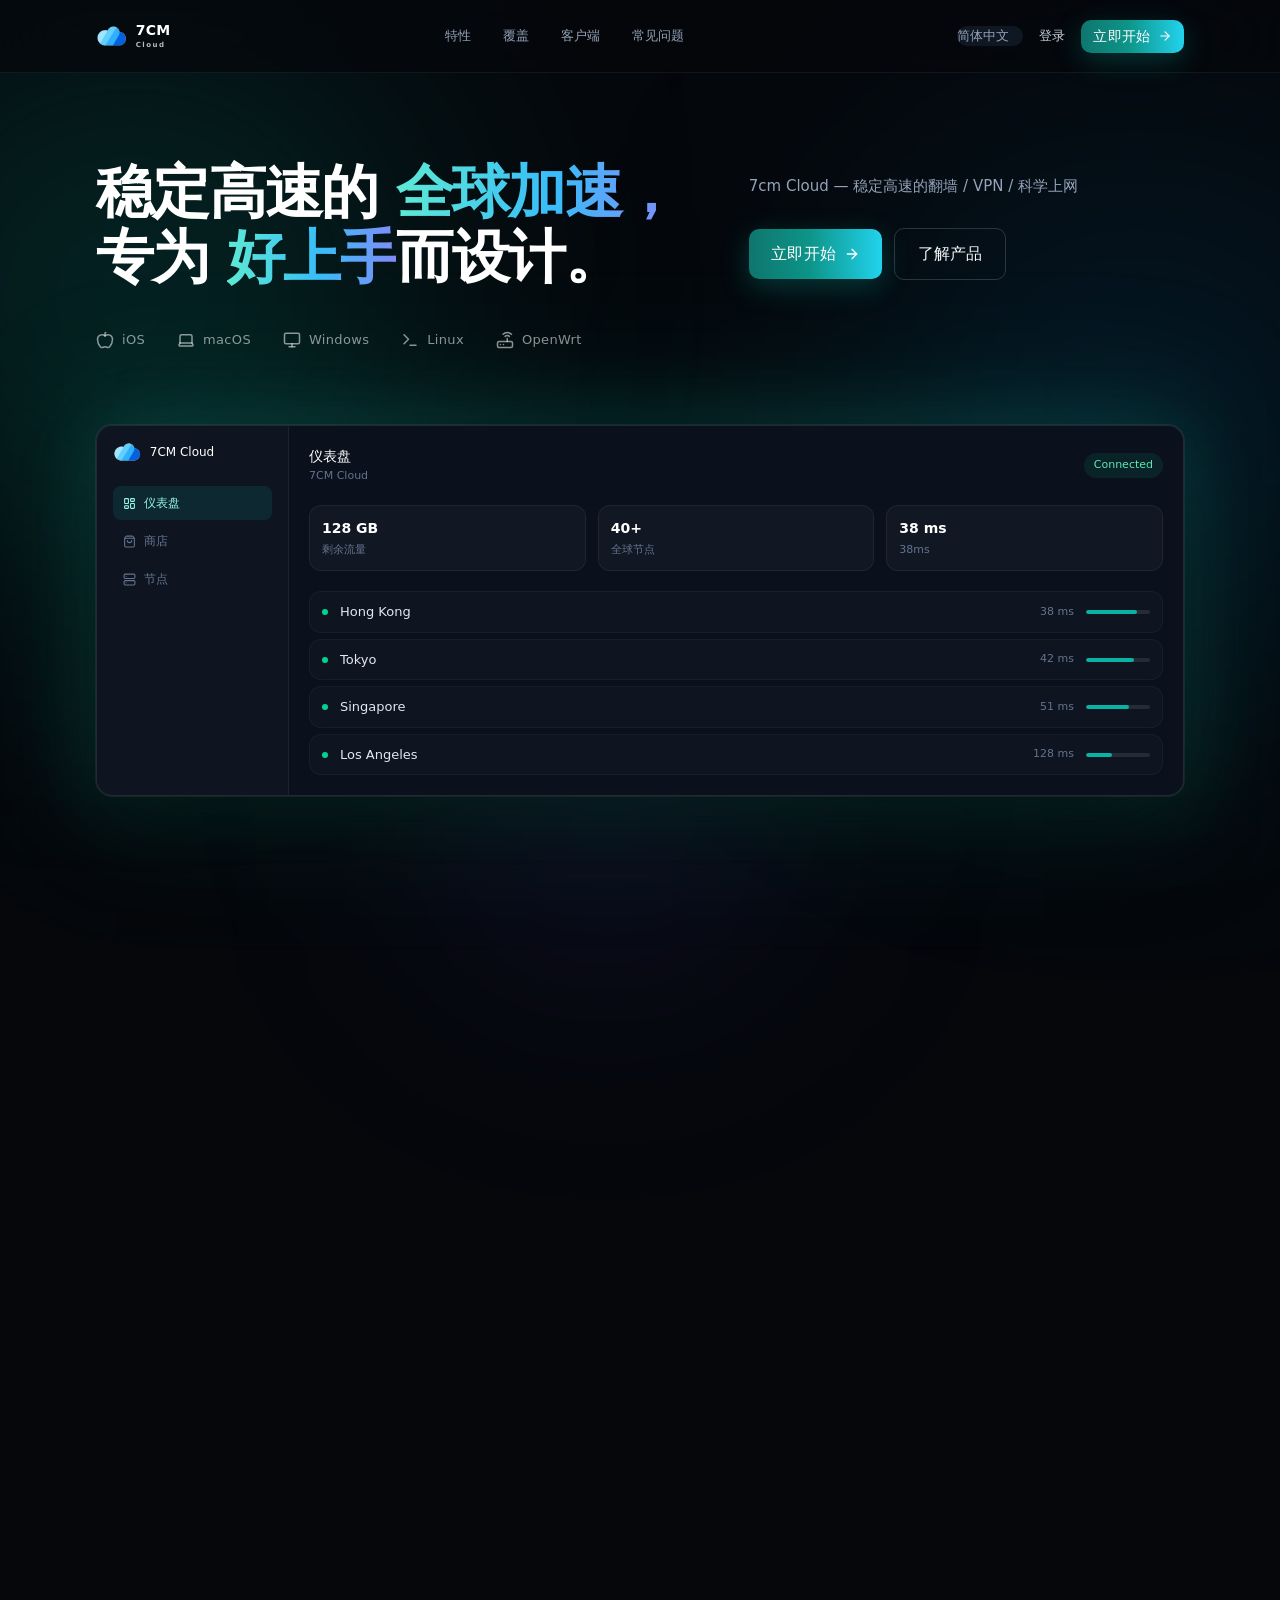
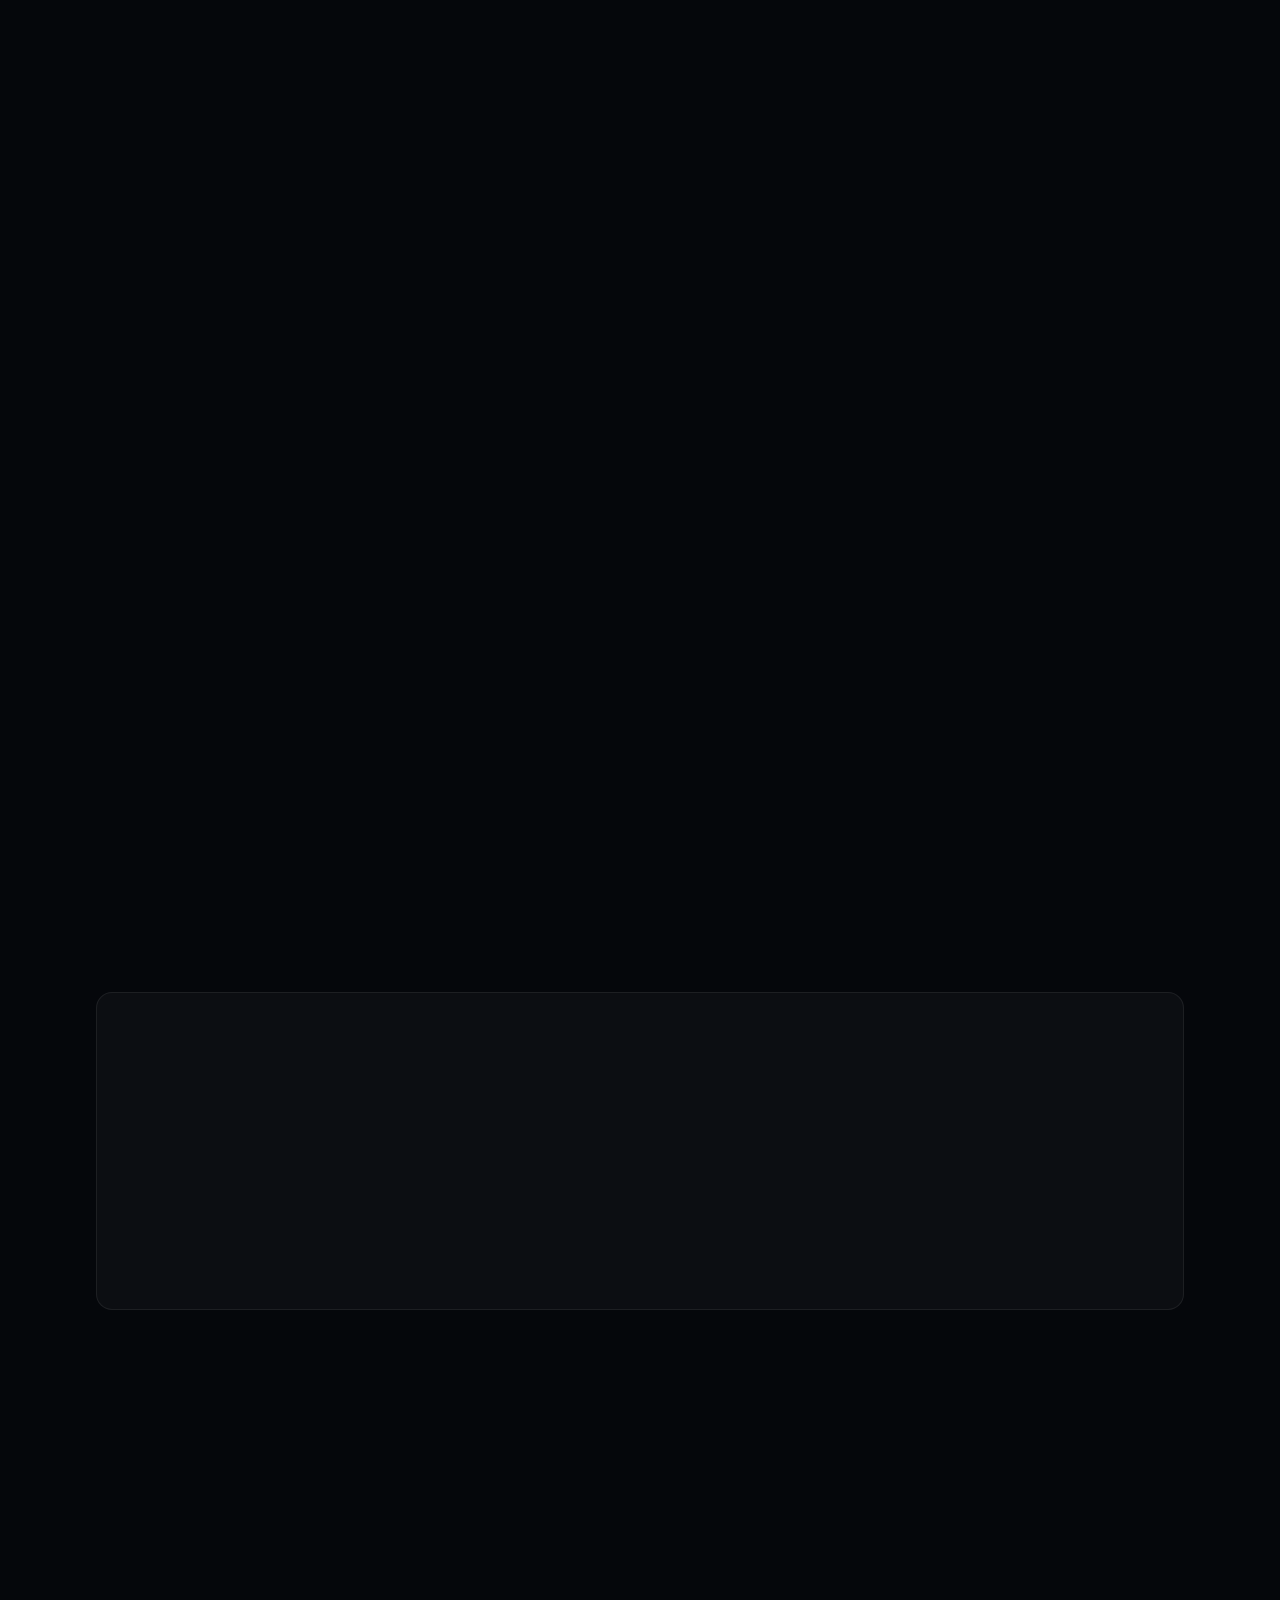
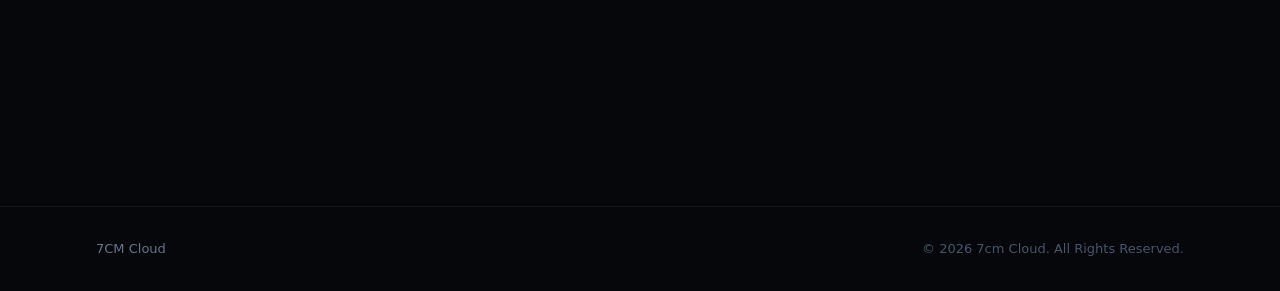
<file: docs/index.html>
<!doctype html>
<html lang="zh-CN">
  <head>
    <meta charset="UTF-8" />
    <link rel="icon" href="./favicon.png" type="image/png" />
    <meta name="viewport" content="width=device-width, initial-scale=1.0, maximum-scale=1.0, user-scalable=no" />
    <meta http-equiv="X-UA-Compatible" content="ie=edge" />
    <meta name="theme-color" content="#0d9488" />
    <meta name="author" content="7cm Cloud" />
    <meta name="application-name" content="7cm Cloud" />
    <meta name="description" content="7cm Cloud（7厘米云）提供稳定高速的翻墙、VPN、科学上网与海外网络加速服务。支持 Windows / macOS / iOS / Android / Linux 多平台客户端，解锁流媒体，适合跨境办公、全球网站访问与日常翻墙需求。" />
    <meta name="keywords" content="7cm Cloud, 7厘米云, 翻墙, VPN, 科学上网, 翻墙软件, 翻墙机场, 梯子, 代理, Clash, Shadowrocket, 网络加速, 海外网络访问, 跨境网络, 全球网络访问, 流媒体加速, 稳定节点, 云加速, 机场推荐, 高速VPN" />
    <meta name="robots" content="index,follow,max-image-preview:large,max-snippet:-1,max-video-preview:-1" />
    <meta name="googlebot" content="index,follow" />
    <link rel="canonical" href="https://www.7cmc.com/" />
    <link rel="sitemap" type="application/xml" title="Sitemap" href="https://www.7cmc.com/sitemap.xml" />
    <meta property="og:type" content="website" />
    <meta property="og:locale" content="zh_CN" />
    <meta property="og:site_name" content="7cm Cloud" />
    <meta property="og:url" content="https://www.7cmc.com/" />
    <meta property="og:title" content="7cm Cloud - 翻墙 / VPN / 科学上网 · 稳定高速全球网络加速" />
    <meta property="og:description" content="7cm Cloud 专注稳定高速翻墙与 VPN 体验，覆盖多平台客户端，适合科学上网、跨境办公、流媒体解锁和全球网络访问。" />
    <meta property="og:image" content="https://www.7cmc.com/images/logo.png" />
    <meta property="og:image:alt" content="7cm Cloud Logo" />
    <meta name="twitter:card" content="summary_large_image" />
    <meta name="twitter:title" content="7cm Cloud - 翻墙 / VPN / 科学上网 · 稳定高速全球网络加速" />
    <meta name="twitter:description" content="稳定节点、多平台客户端、流畅访问全球网络。满足翻墙、VPN、科学上网与跨境加速需求。" />
    <meta name="twitter:image" content="https://www.7cmc.com/images/logo.png" />
    <title>7cm Cloud - 翻墙 / VPN / 科学上网 · 稳定高速全球网络加速</title>
    <script type="application/ld+json">
    {
      "@context": "https://schema.org",
      "@type": "WebSite",
      "name": "7cm Cloud",
      "alternateName": ["7厘米云", "7CM Cloud"],
      "url": "https://www.7cmc.com/",
      "description": "7cm Cloud 提供稳定高速的翻墙、VPN、科学上网与海外网络加速服务，支持多平台客户端。",
      "inLanguage": "zh-CN",
      "potentialAction": {
        "@type": "SearchAction",
        "target": "https://www.7cmc.com/#/docs",
        "query-input": "required name=search_term_string"
      }
    }
    </script>
    <script type="application/ld+json">
    {
      "@context": "https://schema.org",
      "@type": "Organization",
      "name": "7cm Cloud",
      "url": "https://www.7cmc.com/",
      "logo": "https://www.7cmc.com/images/logo.png",
      "sameAs": [
        "https://github.com/7cmcloud/7cm-cloud"
      ]
    }
    </script>
    <!-- Google tag (gtag.js) -->
    <script async src="https://www.googletagmanager.com/gtag/js?id=G-4D45T4W1B9"></script>
    <script>
      window.dataLayer = window.dataLayer || [];
      function gtag(){dataLayer.push(arguments);}
      gtag('js', new Date());
      gtag('config', 'G-4D45T4W1B9');
    </script>
    <script src="./config.js"></script>
    <script type="module" crossorigin src="./assets/index-C7zD-mEC.js"></script>
    <link rel="modulepreload" crossorigin href="./assets/cn-DNIVoSdu.js">
    <link rel="stylesheet" crossorigin href="./assets/index-BhLGUdaM.css">
  </head>
  <body>
    <div id="root"></div>
  </body>
</html>
</file>
